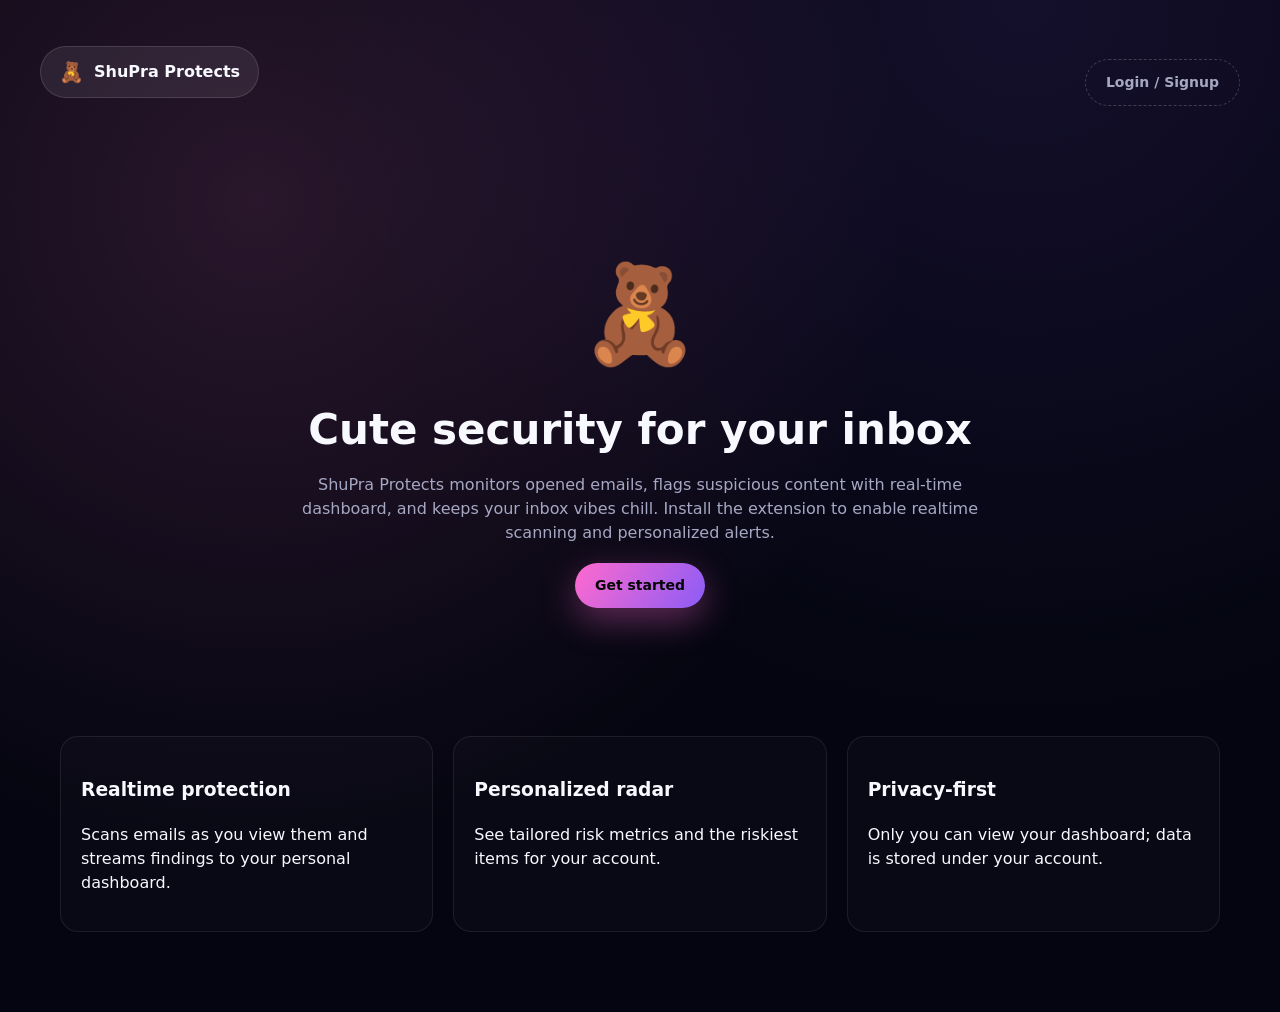
<file: index.html>
<!doctype html>
<html>
<head>
  <meta charset="utf-8" />
  <meta name="viewport" content="width=device-width, initial-scale=1" />
  <title>Shupra Protects — Welcome</title>
  <link rel="stylesheet" href="style.css" />
  <style>
    .landing-hero { display: grid; grid-template-columns: 1fr; gap: 20px; align-items: center; text-align: center; padding: 60px 20px; }
    .landing-hero h1 { font-size: 42px; margin: 12px 0; }
    .landing-hero p { color: var(--muted); max-width: 720px; margin: 0 auto 18px; }
    .landing-cta { display:flex; gap:12px; justify-content:center; margin-top: 18px; }
  </style>
</head>
<body class="neon-bg">
  <div class="landing-container">
    <nav class="landing-nav">
      <div class="logo-badge">
        <span class="logo-icon">🧸</span>
        <strong>ShuPra Protects</strong>
      </div>
      <div class="nav-actions">
        <a class="btn ghost" href="login.html">Login / Signup</a>
      </div>
    </nav>

    <main class="landing-hero">
      <div>
        <div style="font-size:96px">🧸</div>
        <h1>Cute security for your inbox</h1>
        <p>ShuPra Protects monitors opened emails, flags suspicious content with real-time dashboard, and keeps your inbox vibes chill. Install the extension to enable realtime scanning and personalized alerts.</p>
        <div class="landing-cta">
          <a class="btn primary" href="login.html">Get started</a>
        </div>
      </div>
    </main>

    <section class="feature-grid" style="padding: 20px;">
      <div class="feature-card">
        <h3>Realtime protection</h3>
        <p class="muted">Scans emails as you view them and streams findings to your personal dashboard.</p>
      </div>
      <div class="feature-card">
        <h3>Personalized radar</h3>
        <p class="muted">See tailored risk metrics and the riskiest items for your account.</p>
      </div>
      <div class="feature-card">
        <h3>Privacy-first</h3>
        <p class="muted">Only you can view your dashboard; data is stored under your account.</p>
      </div>
    </section>
  </div>
</body>
</html>
</file>
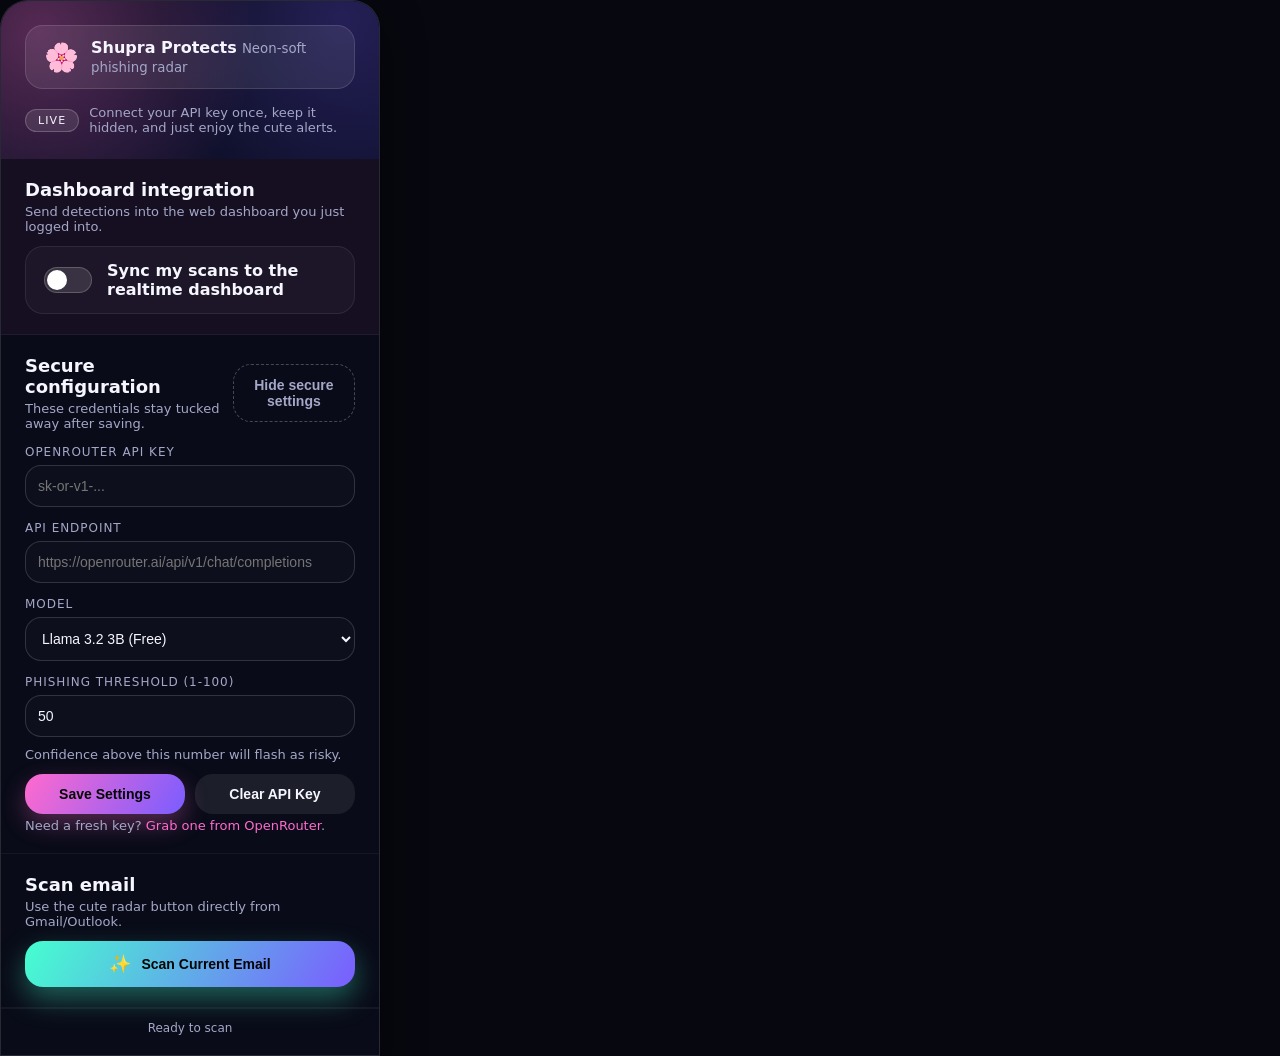
<file: extension/popup.html>
<!DOCTYPE html>
<html lang="en">
<head>
  <meta charset="UTF-8">
  <meta name="viewport" content="width=device-width, initial-scale=1.0">
  <title>Shupra Protects</title>
  <link rel="stylesheet" href="popup.css">
</head>
<body>
  <div class="container">
    <header class="hero">
      <div class="logo-pill">
        <span class="logo-emoji">🌸</span>
        <div>
          <strong>Shupra Protects</strong>
          <small>Neon-soft phishing radar</small>
        </div>
      </div>
      <div class="hero-note">
        <span class="badge">LIVE</span>
        <p class="subtitle">Connect your API key once, keep it hidden, and just enjoy the cute alerts.</p>
      </div>
    </header>

    <section class="section pastel">
      <div class="section-heading">
        <div>
          <h2>Dashboard integration</h2>
          <p>Send detections into the web dashboard you just logged into.</p>
        </div>
      </div>
      <div class="toggle-group">
        <label class="toggle-label">
          <input type="checkbox" id="firebase-toggle">
          <span>Sync my scans to the realtime dashboard</span>
        </label>
      </div>
      <div class="input-group hidden" id="email-group">
        <label for="user-email">Dashboard email</label>
        <input type="email" id="user-email" placeholder="you@securemail.com">
      </div>
      <div id="firebase-status" class="status-message"></div>
    </section>

    <section class="section">
      <div class="section-heading">
        <div>
          <h2>Secure configuration</h2>
          <p>These credentials stay tucked away after saving.</p>
        </div>
        <button id="config-toggle" class="btn btn-ghost" type="button">Hide secure settings</button>
      </div>
      <div id="api-key-summary" class="status-chip hidden"></div>
      <div id="config-content" class="config-content">
        <div class="input-group">
          <label for="apiKey">OpenRouter API Key</label>
          <input 
            type="password" 
            id="apiKey" 
            placeholder="sk-or-v1-..."
            autocomplete="off"
          >
        </div>

        <div class="input-group">
          <label for="endpoint">API Endpoint</label>
          <input 
            type="text" 
            id="endpoint" 
            placeholder="https://openrouter.ai/api/v1/chat/completions"
          >
        </div>

        <div class="input-group">
          <label for="model">Model</label>
          <select id="model">
            <option value="meta-llama/llama-3.2-3b-instruct:free">Llama 3.2 3B (Free)</option>
            <option value="meta-llama/llama-3.1-8b-instruct:free">Llama 3.1 8B (Free)</option>
            <option value="gpt-4o-mini">GPT-4o Mini</option>
            <option value="gpt-3.5-turbo">GPT-3.5 Turbo</option>
            <option value="claude-3-haiku-20240307">Claude 3 Haiku</option>
          </select>
        </div>

        <div class="input-group">
          <label for="threshold">Phishing Threshold (1-100)</label>
          <input 
            type="number" 
            id="threshold" 
            min="1" 
            max="100" 
            value="50"
          >
          <p class="help-text">Confidence above this number will flash as risky.</p>
        </div>

        <div class="button-group">
          <button id="save" class="btn btn-primary">Save Settings</button>
          <button id="clear" class="btn btn-secondary">Clear API Key</button>
        </div>

        <p class="help-text">
          Need a fresh key? <a href="https://openrouter.ai/keys" target="_blank">Grab one from OpenRouter</a>.
        </p>
        <div id="key-status" class="status-message"></div>
      </div>
    </section>

    <section class="section">
      <div class="section-heading">
        <div>
          <h2>Scan email</h2>
          <p>Use the cute radar button directly from Gmail/Outlook.</p>
        </div>
      </div>
      <button id="scan-btn" class="btn btn-scan">
        <span class="btn-icon">✨</span>
        Scan Current Email
      </button>
      <div id="scan-status" class="status-message"></div>
    </section>

    <section id="results-section" class="section" style="display: none;">
      <div class="section-heading">
        <div>
          <h2>Analysis results</h2>
          <p>We glow bright when risk spikes.</p>
        </div>
      </div>
      <div id="result-card" class="result-card">
        <div class="result-header">
          <span id="result-icon" class="result-icon"></span>
          <span id="result-title" class="result-title"></span>
        </div>
        <div class="result-body">
          <div class="confidence-bar">
            <label>Confidence Level</label>
            <div class="progress-bar">
              <div id="confidence-fill" class="progress-fill"></div>
            </div>
            <span id="confidence-text" class="confidence-text"></span>
          </div>
          <div class="recommendation">
            <strong>Recommendation</strong>
            <p id="recommendation-text"></p>
          </div>
          <div id="indicators-section" class="indicators">
            <strong>Suspicious Indicators</strong>
            <ul id="indicators-list"></ul>
          </div>
        </div>
      </div>
    </section>

    <footer>
      <div class="stats">
        <span id="stats-text">Ready to scan</span>
      </div>
    </footer>
  </div>

  <script src="popup.js"></script>
</body>
</html>
</file>
<file: style.css>
/* Global neon theme for public pages */
:root {
  --bg: #040510;
  --bg-accent: #0f1121;
  --panel: rgba(18, 21, 37, 0.88);
  --panel-light: rgba(255, 255, 255, 0.05);
  --pink: #ff6ace;
  --pink-strong: #fb37a5;
  --lavender: #8b5cf6;
  --mint: #15f8c2;
  --text: #f8f8ff;
  --muted: #a6a8c3;
  --border: rgba(255, 255, 255, 0.08);
  --shadow: 0 25px 55px rgba(0, 0, 0, 0.45);
  font-family: 'Inter', 'Segoe UI', system-ui, -apple-system, BlinkMacSystemFont, sans-serif;
}

* {
  box-sizing: border-box;
}

body {
  margin: 0;
  min-height: 100vh;
  background: var(--bg);
  color: var(--text);
  line-height: 1.5;
}

.neon-bg {
  background: radial-gradient(circle at 20% 20%, rgba(255, 122, 204, 0.15), transparent 50%),
              radial-gradient(circle at 80% 0%, rgba(139, 92, 246, 0.12), transparent 50%),
              var(--bg);
  min-height: 100vh;
  padding: 30px 20px 60px;
}

a {
  color: var(--mint);
  text-decoration: none;
}

a:hover {
  text-decoration: underline;
}

.btn {
  display: inline-flex;
  align-items: center;
  justify-content: center;
  gap: 8px;
  padding: 12px 20px;
  border-radius: 999px;
  border: none;
  font-weight: 600;
  font-size: 14px;
  cursor: pointer;
  transition: transform 0.2s ease, box-shadow 0.3s ease;
}

.btn.primary {
  background: linear-gradient(120deg, var(--pink) 0%, var(--lavender) 100%);
  color: #050505;
  box-shadow: 0 12px 35px rgba(255, 106, 206, 0.35);
}

.btn.secondary {
  background: rgba(255, 255, 255, 0.08);
  color: var(--text);
  border: 1px solid var(--border);
}

.btn.ghost {
  background: transparent;
  color: var(--muted);
  border: 1px dashed rgba(255, 255, 255, 0.2);
}

.btn:hover {
  transform: translateY(-2px);
}

.glass-panel {
  background: var(--panel);
  border: 1px solid var(--border);
  border-radius: 24px;
  box-shadow: var(--shadow);
  padding: 32px;
  position: relative;
  overflow: hidden;
}

.logo-badge {
  display: inline-flex;
  align-items: center;
  gap: 10px;
  padding: 10px 18px;
  border-radius: 999px;
  background: rgba(255, 255, 255, 0.08);
  border: 1px solid rgba(255, 255, 255, 0.12);
  margin-bottom: 20px;
}

.logo-icon {
  font-size: 20px;
}

.chip {
  font-size: 12px;
  padding: 6px 12px;
  border-radius: 999px;
  background: rgba(255, 255, 255, 0.08);
  color: var(--muted);
  border: 1px solid rgba(255, 255, 255, 0.1);
}

.auth-wrapper {
  max-width: 1100px;
  margin: 0 auto;
  display: grid;
  gap: 28px;
  grid-template-columns: repeat(auto-fit, minmax(320px, 1fr));
  align-items: center;
}

.auth-card h1 {
  margin: 0;
  font-size: 32px;
  color: var(--text);
}

.auth-card p.subtitle {
  color: var(--muted);
  margin: 10px 0 20px;
  max-width: 480px;
}

.auth-form {
  display: flex;
  flex-direction: column;
  gap: 18px;
  margin-top: 10px;
}

.input-group {
  display: flex;
  flex-direction: column;
  gap: 8px;
}

.input-group label {
  font-size: 13px;
  text-transform: uppercase;
  letter-spacing: 0.08em;
  color: var(--muted);
}

.input-group input {
  padding: 14px;
  border-radius: 14px;
  border: 1px solid rgba(255, 255, 255, 0.15);
  background: rgba(5, 5, 10, 0.5);
  color: var(--text);
  font-size: 15px;
}

.input-group input:focus {
  outline: 2px solid rgba(255, 106, 206, 0.5);
}

.error-message,
.success-message {
  padding: 12px 16px;
  border-radius: 14px;
  font-size: 14px;
  display: none;
}

.error-message {
  background: rgba(255, 99, 132, 0.13);
  border: 1px solid rgba(255, 99, 132, 0.4);
  color: #ff859f;
}

.success-message {
  background: rgba(21, 248, 194, 0.12);
  border: 1px solid rgba(21, 248, 194, 0.4);
  color: #5effd7;
}

.toggle-text {
  margin-top: 12px;
  text-align: center;
  color: var(--muted);
}

.toggle-text a {
  color: var(--pink);
  font-weight: 600;
}

.auth-page {
  min-height: 100vh;
  display: flex;
  align-items: center;
  justify-content: center;
  padding: 40px 20px;
}

.login-layout {
  width: min(1100px, 100%);
  margin: 0 auto;
  align-items: stretch;
}

.center-card {
  align-self: center;
}

.login-aside {
  display: flex;
  align-items: center;
  justify-content: center;
  min-height: 420px;
}

.post-signup {
  margin-top: 14px;
  padding: 14px;
  border-radius: 16px;
  background: rgba(255, 255, 255, 0.05);
  border: 1px dashed rgba(255, 255, 255, 0.15);
  text-align: center;
}

.dashboard-shell {
  max-width: 1200px;
  margin: 0 auto;
  display: flex;
  flex-direction: column;
  gap: 28px;
}

.hero-card {
  display: grid;
  grid-template-columns: repeat(auto-fit, minmax(280px, 1fr));
  gap: 24px;
  align-items: center;
}

.hero-copy h1 {
  margin: 12px 0 10px;
  font-size: 42px;
  line-height: 1.15;
}

.hero-copy p {
  color: var(--muted);
  margin-bottom: 18px;
}

.user-chip {
  display: inline-flex;
  align-items: center;
  gap: 8px;
  font-size: 14px;
  padding: 8px 16px;
  border-radius: 999px;
  background: rgba(255, 255, 255, 0.08);
}

.hero-illustration {
  min-height: 200px;
  border-radius: 24px;
  background: linear-gradient(130deg, rgba(255, 106, 206, 0.2), rgba(139, 92, 246, 0.2));
  border: 1px solid rgba(255, 255, 255, 0.12);
  position: relative;
  overflow: hidden;
}

.hero-illustration::before,
.hero-illustration::after {
  content: '';
  position: absolute;
  width: 180px;
  height: 180px;
  border-radius: 50%;
  background: rgba(255, 106, 206, 0.16);
  filter: blur(6px);
}

.hero-illustration::after {
  right: -20px;
  top: -40px;
}

.hero-illustration::before {
  left: -40px;
  bottom: -10px;
  background: rgba(21, 248, 194, 0.12);
}

.hero-avatar {
  position: absolute;
  inset: 0;
  display: flex;
  flex-direction: column;
  align-items: center;
  justify-content: center;
  gap: 10px;
  font-size: 70px;
}

.stats-grid {
  display: grid;
  gap: 20px;
  grid-template-columns: repeat(auto-fit, minmax(220px, 1fr));
}

.glow-card {
  background: var(--panel);
  border: 1px solid var(--border);
  border-radius: 24px;
  padding: 24px;
  box-shadow: var(--shadow);
}

.stat-value {
  font-size: 36px;
  font-weight: 700;
  margin: 6px 0;
}

.stat-label {
  color: var(--muted);
  font-size: 14px;
}

.panel-grid {
  display: grid;
  grid-template-columns: minmax(0, 1.4fr) minmax(0, 0.6fr);
  gap: 24px;
}

@media (max-width: 980px) {
  .panel-grid {
    grid-template-columns: 1fr;
  }
}

.panel-header {
  display: flex;
  align-items: center;
  justify-content: space-between;
  gap: 12px;
  margin-bottom: 12px;
}

.table-wrapper {
  border-radius: 18px;
  border: 1px solid rgba(255, 255, 255, 0.08);
  overflow: hidden;
  max-height: 420px;
  overflow-y: auto;
}

table {
  width: 100%;
  border-collapse: collapse;
}

th {
  background: rgba(255, 255, 255, 0.04);
  text-transform: uppercase;
  font-size: 12px;
  letter-spacing: 0.08em;
  color: var(--muted);
}

th, td {
  padding: 14px 16px;
  border-bottom: 1px solid rgba(255, 255, 255, 0.04);
}

td {
  font-size: 14px;
}

.score-badge {
  padding: 6px 13px;
  border-radius: 999px;
  font-weight: 600;
  font-size: 13px;
  display: inline-flex;
  align-items: center;
  gap: 6px;
}

.score-safe {
  background: rgba(21, 248, 194, 0.1);
  color: #5effd7;
}

.score-warning {
  background: rgba(255, 196, 47, 0.12);
  color: #ffd36f;
}

.score-danger {
  background: rgba(255, 99, 132, 0.15);
  color: #ff9bb0;
}

.reason-list {
  margin: 0;
  padding-left: 18px;
  color: var(--muted);
}

.board-story {
  display: grid;
  grid-template-columns: repeat(auto-fit, minmax(220px, 1fr));
  gap: 20px;
  align-items: center;
}

.board-story-metrics {
  display: flex;
  gap: 20px;
  flex-wrap: wrap;
}

.board-story-metrics div {
  flex: 1;
  min-width: 160px;
  padding: 12px 16px;
  border-radius: 16px;
  border: 1px solid rgba(255, 255, 255, 0.08);
  background: rgba(255, 255, 255, 0.02);
}

.board-story-metrics span {
  display: block;
  font-size: 12px;
  text-transform: uppercase;
  letter-spacing: 0.08em;
  color: var(--muted);
  margin-bottom: 4px;
}

.board-story-metrics strong {
  font-size: 20px;
}

.insights-grid {
  display: flex;
  flex-direction: column;
  gap: 20px;
}

.highlight-card h3,
.blog-card h3 {
  margin-top: 0;
  margin-bottom: 8px;
}

.blog-card p {
  color: var(--muted);
  font-size: 14px;
}

.blog-card ul {
  margin: 10px 0 0;
  padding-left: 18px;
  color: var(--muted);
  font-size: 14px;
}

.blog-highlight {
  font-weight: 600;
  color: var(--pink);
  margin-bottom: 8px;
}

.table-wrapper::-webkit-scrollbar {
  width: 6px;
}

.table-wrapper::-webkit-scrollbar-thumb {
  background: rgba(255, 255, 255, 0.2);
  border-radius: 999px;
}

.no-data {
  text-align: center;
  padding: 40px 0;
  color: var(--muted);
  font-style: italic;
}

/* Landing page */
.landing-container {
  max-width: 1200px;
  margin: 0 auto;
  display: flex;
  flex-direction: column;
  gap: 48px;
}

.landing-nav {
  display: flex;
  align-items: center;
  justify-content: space-between;
  gap: 20px;
  padding: 16px 0;
}

.nav-links {
  display: flex;
  gap: 16px;
  flex-wrap: wrap;
}

.nav-links a {
  color: var(--muted);
  font-size: 14px;
}

.nav-actions {
  display: flex;
  gap: 10px;
}

.landing-hero {
  display: grid;
  grid-template-columns: repeat(auto-fit, minmax(300px, 1fr));
  gap: 32px;
  align-items: center;
  padding: 40px 0 10px;
}

.hero-visual {
  position: relative;
  min-height: 360px;
}

.hero-stats {
  display: grid;
  grid-template-columns: repeat(auto-fit, minmax(160px, 1fr));
  gap: 12px;
  margin-top: 22px;
}

.hero-stat {
  padding: 14px 16px;
  border-radius: 18px;
  background: rgba(255, 255, 255, 0.04);
  border: 1px solid rgba(255, 255, 255, 0.06);
}

.hero-stat span {
  font-size: 12px;
  color: var(--muted);
  text-transform: uppercase;
  letter-spacing: 0.08em;
}

.hero-stat strong {
  display: block;
  margin-top: 6px;
  font-size: 20px;
}

.floating-card {
  position: relative;
  background: var(--panel);
  border-radius: 24px;
  padding: 24px;
  border: 1px solid var(--border);
  box-shadow: var(--shadow);
  animation: float 6s ease-in-out infinite;
}

.floating-card.secondary-card {
  position: absolute;
  right: 20px;
  bottom: -30px;
  width: 220px;
  padding: 18px;
  font-size: 14px;
  animation-delay: 2s;
}

.radar-score {
  font-size: 32px;
  font-weight: 700;
  margin: 12px 0;
}

.radar-pill {
  display: inline-flex;
  padding: 6px 12px;
  border-radius: 999px;
  background: rgba(255, 255, 255, 0.08);
  margin-right: 8px;
  margin-bottom: 8px;
  font-size: 12px;
}

.radar-chart {
  height: 140px;
  width: 100%;
  border-radius: 18px;
  background: radial-gradient(circle, rgba(255, 106, 206, 0.2), transparent 70%);
  border: 1px dashed rgba(255, 255, 255, 0.1);
  margin-top: 12px;
}

.hero-list {
  margin: 16px 0 0;
  padding-left: 18px;
  color: var(--muted);
}

.hero-list li {
  margin-bottom: 4px;
}

.feature-grid {
  display: grid;
  grid-template-columns: repeat(auto-fit, minmax(220px, 1fr));
  gap: 20px;
}

.feature-card {
  background: rgba(255, 255, 255, 0.02);
  border-radius: 18px;
  padding: 20px;
  border: 1px solid rgba(255, 255, 255, 0.08);
}

.feature-icon {
  font-size: 26px;
  margin-bottom: 10px;
}

.articles-section {
  display: flex;
  flex-direction: column;
  gap: 24px;
}

.story-panel {
  display: grid;
  grid-template-columns: repeat(auto-fit, minmax(260px, 1fr));
  gap: 24px;
  align-items: center;
}

.story-feed {
  display: flex;
  flex-direction: column;
  gap: 16px;
}

.story-row {
  display: flex;
  gap: 12px;
  padding: 14px;
  border-radius: 18px;
  border: 1px solid rgba(255, 255, 255, 0.08);
  background: rgba(255, 255, 255, 0.02);
}

.story-dot {
  width: 14px;
  height: 14px;
  border-radius: 50%;
  margin-top: 4px;
}

.story-dot.safe { background: #15f8c2; }
.story-dot.risky { background: #ff6ace; }

.article-grid {
  display: grid;
  grid-template-columns: repeat(auto-fit, minmax(220px, 1fr));
  gap: 20px;
}

.article-card {
  padding: 24px;
  border-radius: 20px;
  border: 1px solid rgba(255, 255, 255, 0.08);
  background: rgba(255, 255, 255, 0.02);
}

.article-tag {
  font-size: 12px;
  text-transform: uppercase;
  letter-spacing: 0.08em;
  color: var(--muted);
}

.article-link {
  color: var(--mint);
  font-weight: 600;
  display: inline-block;
  margin-top: 10px;
}

.extension-showcase {
  display: grid;
  grid-template-columns: repeat(auto-fit, minmax(280px, 1fr));
  gap: 24px;
  align-items: center;
}

.extension-visual {
  display: flex;
  flex-direction: column;
  gap: 16px;
}

.extension-card {
  padding: 18px;
  border-radius: 18px;
  border: 1px solid rgba(255, 255, 255, 0.1);
  background: rgba(255, 255, 255, 0.03);
}

.extension-card ul {
  list-style: none;
  padding: 0;
  margin: 0;
  font-size: 14px;
}

.extension-card li {
  display: flex;
  justify-content: space-between;
  padding: 6px 0;
}

.cta-panel {
  display: flex;
  align-items: center;
  justify-content: space-between;
  gap: 20px;
}

@keyframes float {
  0%, 100% { transform: translateY(0px); }
  50% { transform: translateY(-8px); }
}

/* Dashboard visuals */
.visual-grid {
  display: grid;
  grid-template-columns: repeat(auto-fit, minmax(260px, 1fr));
  gap: 20px;
}

.chart-card canvas {
  width: 100%;
  height: 200px;
}

.meter-card .risk-meter {
  width: 100%;
  height: 18px;
  border-radius: 999px;
  background: rgba(255, 255, 255, 0.08);
  overflow: hidden;
  margin: 6px 0;
}

#risk-meter-fill {
  height: 100%;
  border-radius: 999px;
  background: linear-gradient(120deg, var(--pink), var(--lavender));
  width: 0%;
  transition: width 0.4s ease;
}

.risk-meter-info {
  display: flex;
  justify-content: space-between;
  font-size: 14px;
  color: var(--muted);
}

.activity-feed {
  list-style: none;
  margin: 16px 0 0;
  padding: 0;
  display: flex;
  flex-direction: column;
  gap: 10px;
}

.activity-feed li {
  display: flex;
  align-items: center;
  gap: 8px;
  font-size: 13px;
  color: var(--muted);
}

.feed-dot {
  width: 10px;
  height: 10px;
  border-radius: 50%;
}

.feed-dot.safe { background: #15f8c2; }
.feed-dot.risky { background: #ff6ace; }

.badge-grid {
  display: flex;
  flex-wrap: wrap;
  gap: 8px;
  margin-top: 12px;
}

.badge-grid span {
  padding: 6px 12px;
  border-radius: 999px;
  background: rgba(255, 255, 255, 0.08);
  font-size: 12px;
}

@media (max-width: 700px) {
  .landing-nav {
    flex-direction: column;
  }
  .cta-panel {
    flex-direction: column;
    align-items: flex-start;
  }
  .nav-actions {
    width: 100%;
    justify-content: flex-start;
  }
}
.hero-stat-row {
  display: grid;
  grid-template-columns: repeat(auto-fit, minmax(150px, 1fr));
  gap: 12px;
  margin-top: 18px;
}

.mini-stat {
  padding: 14px;
  border-radius: 18px;
  border: 1px solid rgba(255, 255, 255, 0.08);
  background: rgba(255, 255, 255, 0.02);
}

.mini-stat span {
  display: block;
  font-size: 12px;
  text-transform: uppercase;
  letter-spacing: 0.08em;
  color: var(--muted);
  margin-bottom: 4px;
}

.mini-stat strong {
  font-size: 16px;
}
</file>
<file: extension/popup.css>
* {
  box-sizing: border-box;
}

:root {
  font-family: 'Inter', 'Segoe UI', system-ui, -apple-system, BlinkMacSystemFont, sans-serif;
  --bg: #07080f;
  --panel: rgba(11, 13, 26, 0.9);
  --border: rgba(255, 255, 255, 0.12);
  --pink: #ff6ace;
  --pink-strong: #f72ea6;
  --lavender: #7a5dff;
  --mint: #45ffd0;
  --muted: #a4a7c7;
  color: #f6f6ff;
}

body {
  width: 380px;
  margin: 0;
  background: var(--bg);
  color: #f6f6ff;
}

.container {
  min-height: 100vh;
  background: var(--panel);
  border-radius: 28px 28px 0 0;
  border: 1px solid var(--border);
  box-shadow: 0 18px 40px rgba(0, 0, 0, 0.6);
  overflow: hidden;
}

.hero {
  padding: 24px;
  background: radial-gradient(circle at 10% 20%, rgba(255, 106, 206, 0.3), transparent 60%),
              radial-gradient(circle at 90% 10%, rgba(122, 93, 255, 0.2), transparent 50%),
              linear-gradient(135deg, #0c0d1d 0%, #111233 100%);
}

.logo-pill {
  display: flex;
  align-items: center;
  gap: 12px;
  padding: 12px 18px;
  border-radius: 18px;
  background: rgba(255, 255, 255, 0.08);
  border: 1px solid var(--border);
}

.logo-emoji {
  font-size: 28px;
}

.logo-pill small {
  color: var(--muted);
}

.hero-note {
  margin-top: 16px;
  display: flex;
  align-items: center;
  gap: 10px;
}

.badge {
  padding: 4px 12px;
  border-radius: 999px;
  background: rgba(255, 255, 255, 0.1);
  border: 1px solid rgba(255, 255, 255, 0.2);
  font-size: 11px;
  letter-spacing: 0.1em;
}

.subtitle {
  margin: 0;
  color: var(--muted);
  font-size: 13px;
}

.section {
  padding: 20px 24px;
  border-bottom: 1px solid rgba(255, 255, 255, 0.05);
}

.section-heading {
  display: flex;
  justify-content: space-between;
  align-items: center;
  gap: 12px;
  margin-bottom: 12px;
}

.section h2 {
  margin: 0;
  font-size: 18px;
}

.section p {
  margin: 4px 0 0;
  color: var(--muted);
  font-size: 13px;
}

.section.pastel {
  background: rgba(255, 106, 206, 0.05);
}

.toggle-group {
  margin-top: 8px;
  padding: 14px;
  border-radius: 18px;
  background: rgba(255, 255, 255, 0.03);
  border: 1px solid rgba(255, 255, 255, 0.08);
}

.toggle-label {
  display: flex;
  align-items: center;
  gap: 12px;
  font-weight: 600;
  cursor: pointer;
}

.toggle-label input {
  width: 48px;
  height: 26px;
  min-width: 48px;
  appearance: none;
  border-radius: 999px;
  border: 1px solid rgba(255, 255, 255, 0.2);
  background: rgba(255, 255, 255, 0.12);
  position: relative;
  transition: background 0.3s;
}

.toggle-label input::before {
  content: '';
  position: absolute;
  top: 2px;
  left: 2px;
  width: 20px;
  height: 20px;
  border-radius: 50%;
  background: white;
  transition: transform 0.3s;
}

.toggle-label input:checked {
  background: linear-gradient(120deg, var(--pink), var(--lavender));
}

.toggle-label input:checked::before {
  transform: translateX(20px);
}

.input-group {
  display: flex;
  flex-direction: column;
  gap: 6px;
  margin-top: 14px;
}

.input-group label {
  font-size: 12px;
  text-transform: uppercase;
  letter-spacing: 0.08em;
  color: var(--muted);
}

.input-group input,
.input-group select {
  background: rgba(255, 255, 255, 0.02);
  border: 1px solid rgba(255, 255, 255, 0.15);
  border-radius: 16px;
  padding: 12px;
  color: #f6f6ff;
  font-size: 14px;
}

.input-group input:focus,
.input-group select:focus {
  outline: 2px solid rgba(255, 106, 206, 0.45);
}

.btn {
  border: none;
  border-radius: 18px;
  padding: 12px 18px;
  font-size: 14px;
  font-weight: 600;
  cursor: pointer;
  transition: transform 0.2s, box-shadow 0.2s;
}

.btn-primary {
  background: linear-gradient(120deg, var(--pink), var(--lavender));
  color: #050505;
  box-shadow: 0 10px 25px rgba(255, 106, 206, 0.3);
}

.btn-secondary {
  background: rgba(255, 255, 255, 0.08);
  color: #f6f6ff;
}

.btn-ghost {
  background: transparent;
  border: 1px dashed rgba(255, 255, 255, 0.25);
  color: var(--muted);
}

.btn:hover {
  transform: translateY(-2px);
}

.btn-scan {
  width: 100%;
  background: linear-gradient(120deg, var(--mint), var(--lavender));
  color: #040404;
  display: flex;
  align-items: center;
  justify-content: center;
  gap: 10px;
  box-shadow: 0 12px 28px rgba(69, 255, 208, 0.35);
}

.btn-scan:disabled {
  opacity: 0.6;
  cursor: not-allowed;
  transform: none;
  box-shadow: none;
}

.btn-icon {
  font-size: 18px;
}

.button-group {
  display: flex;
  gap: 10px;
  margin-top: 12px;
}

.button-group .btn {
  flex: 1;
}

.help-text {
  font-size: 12px;
  color: var(--muted);
}

.help-text a {
  color: var(--pink);
  text-decoration: none;
}

.help-text a:hover {
  text-decoration: underline;
}

.status-message {
  margin-top: 12px;
  padding: 12px 14px;
  border-radius: 14px;
  font-size: 13px;
  display: none;
}

.status-message.show {
  display: block;
}

.status-message.success {
  background: rgba(21, 248, 194, 0.12);
  color: var(--mint);
  border: 1px solid rgba(21, 248, 194, 0.35);
}

.status-message.error {
  background: rgba(255, 99, 132, 0.15);
  color: #ff91ad;
  border: 1px solid rgba(255, 99, 132, 0.4);
}

.status-message.info {
  background: rgba(120, 140, 255, 0.12);
  color: #b5baff;
  border: 1px solid rgba(120, 140, 255, 0.3);
}

.status-chip {
  padding: 12px;
  border-radius: 16px;
  background: rgba(21, 248, 194, 0.08);
  border: 1px solid rgba(21, 248, 194, 0.25);
  font-size: 13px;
  color: var(--mint);
  margin-bottom: 10px;
}

.hidden {
  display: none !important;
}

.config-content.collapsed {
  display: none;
}

#results-section {
  background: rgba(255, 255, 255, 0.02);
}

.result-card {
  border-radius: 22px;
  border: 1px solid var(--border);
  overflow: hidden;
  background: rgba(255, 255, 255, 0.02);
}

.result-header {
  display: flex;
  align-items: center;
  gap: 12px;
  padding: 18px;
  font-weight: 700;
  font-size: 15px;
}

.result-header.danger {
  background: rgba(255, 106, 206, 0.12);
  color: var(--pink);
}

.result-header.safe {
  background: rgba(21, 248, 194, 0.12);
  color: var(--mint);
}

.result-icon {
  font-size: 26px;
}

.result-body {
  padding: 18px;
}

.confidence-bar label {
  display: block;
  color: var(--muted);
  font-size: 12px;
  letter-spacing: 0.08em;
  margin-bottom: 6px;
}

.progress-bar {
  height: 10px;
  border-radius: 999px;
  background: rgba(255, 255, 255, 0.08);
  overflow: hidden;
}

.progress-fill {
  height: 100%;
  border-radius: 999px;
  transition: width 0.4s ease;
}

.confidence-text {
  font-size: 13px;
  color: var(--muted);
  margin-top: 6px;
}

.recommendation strong,
.indicators strong {
  font-size: 12px;
  letter-spacing: 0.08em;
  color: var(--muted);
}

.indicators ul {
  list-style: none;
  padding: 0;
  margin: 10px 0 0;
}

.indicators li {
  background: rgba(255, 255, 255, 0.03);
  border-radius: 14px;
  padding: 10px 12px;
  font-size: 13px;
  margin-bottom: 6px;
  border-left: 3px solid var(--pink);
}

footer {
  padding: 12px 24px 20px;
  font-size: 12px;
  color: var(--muted);
  text-align: center;
  border-top: 1px solid rgba(255, 255, 255, 0.05);
}
</file>
